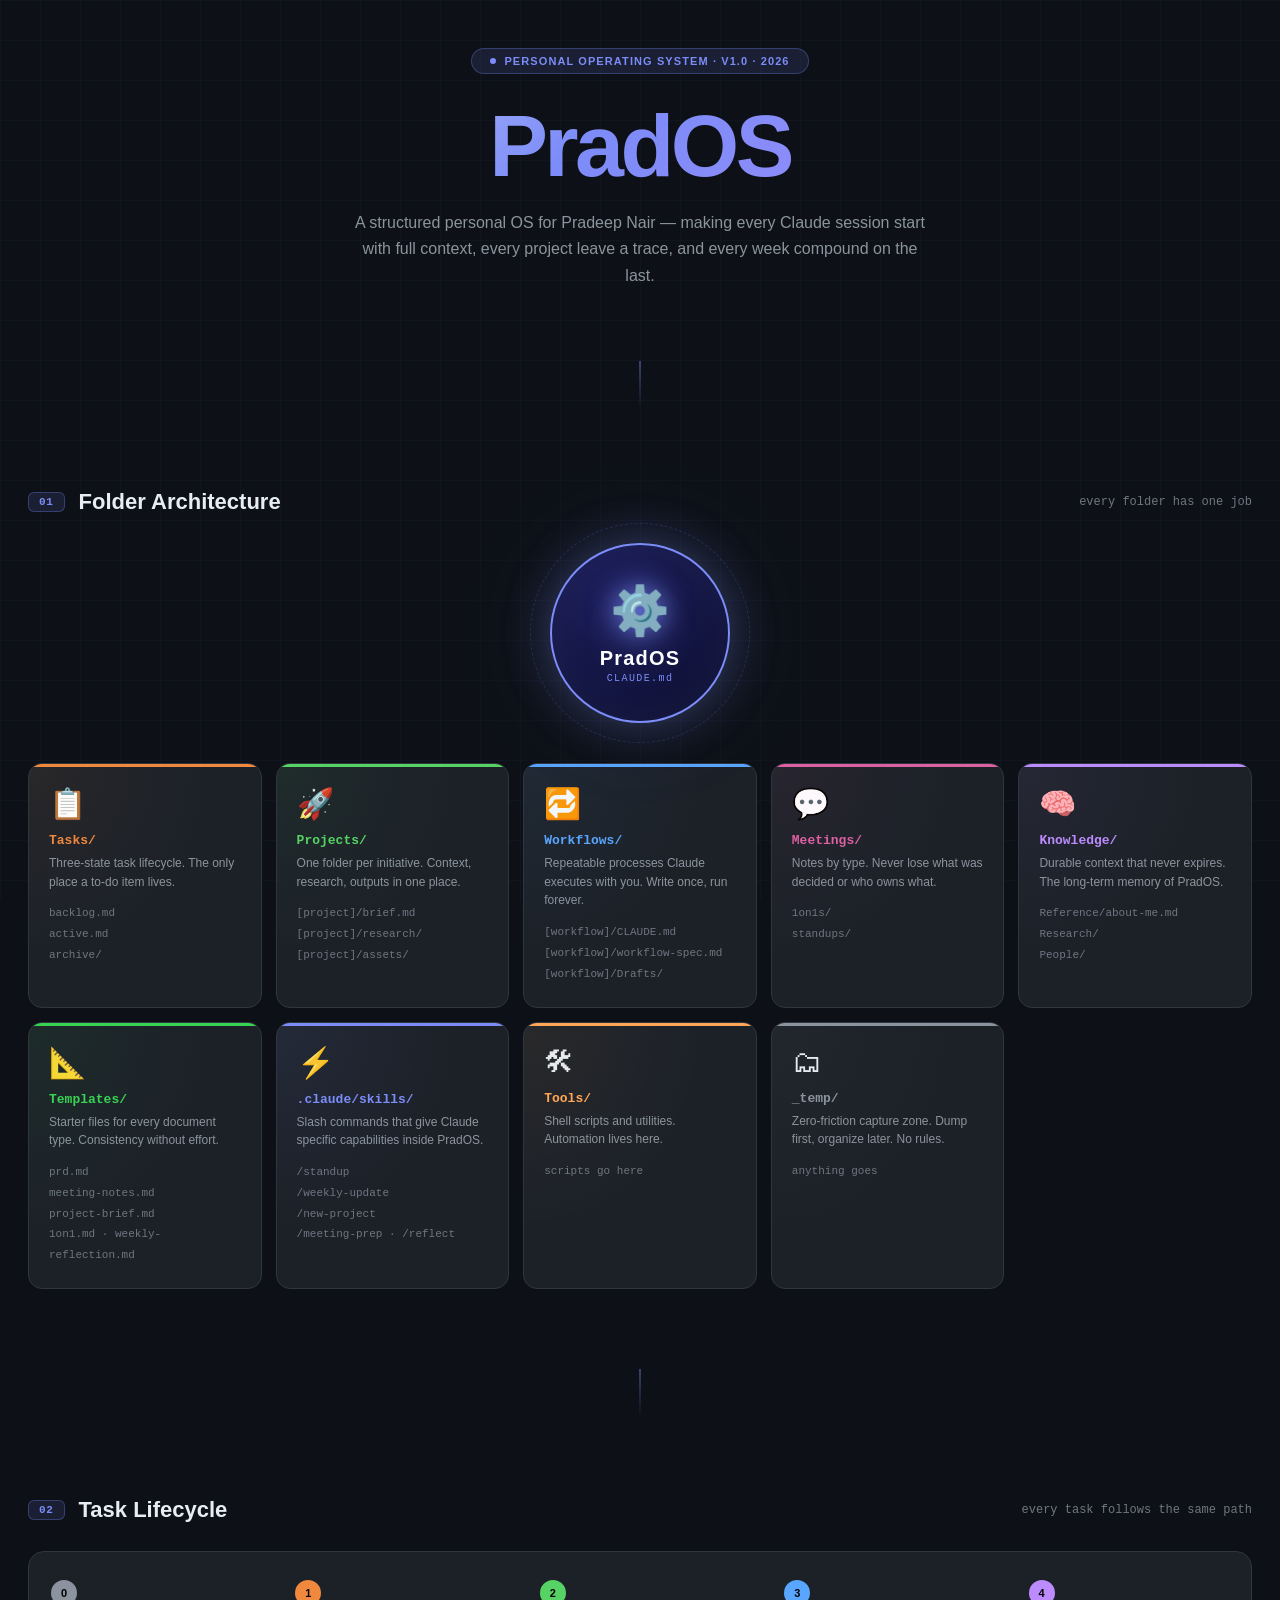
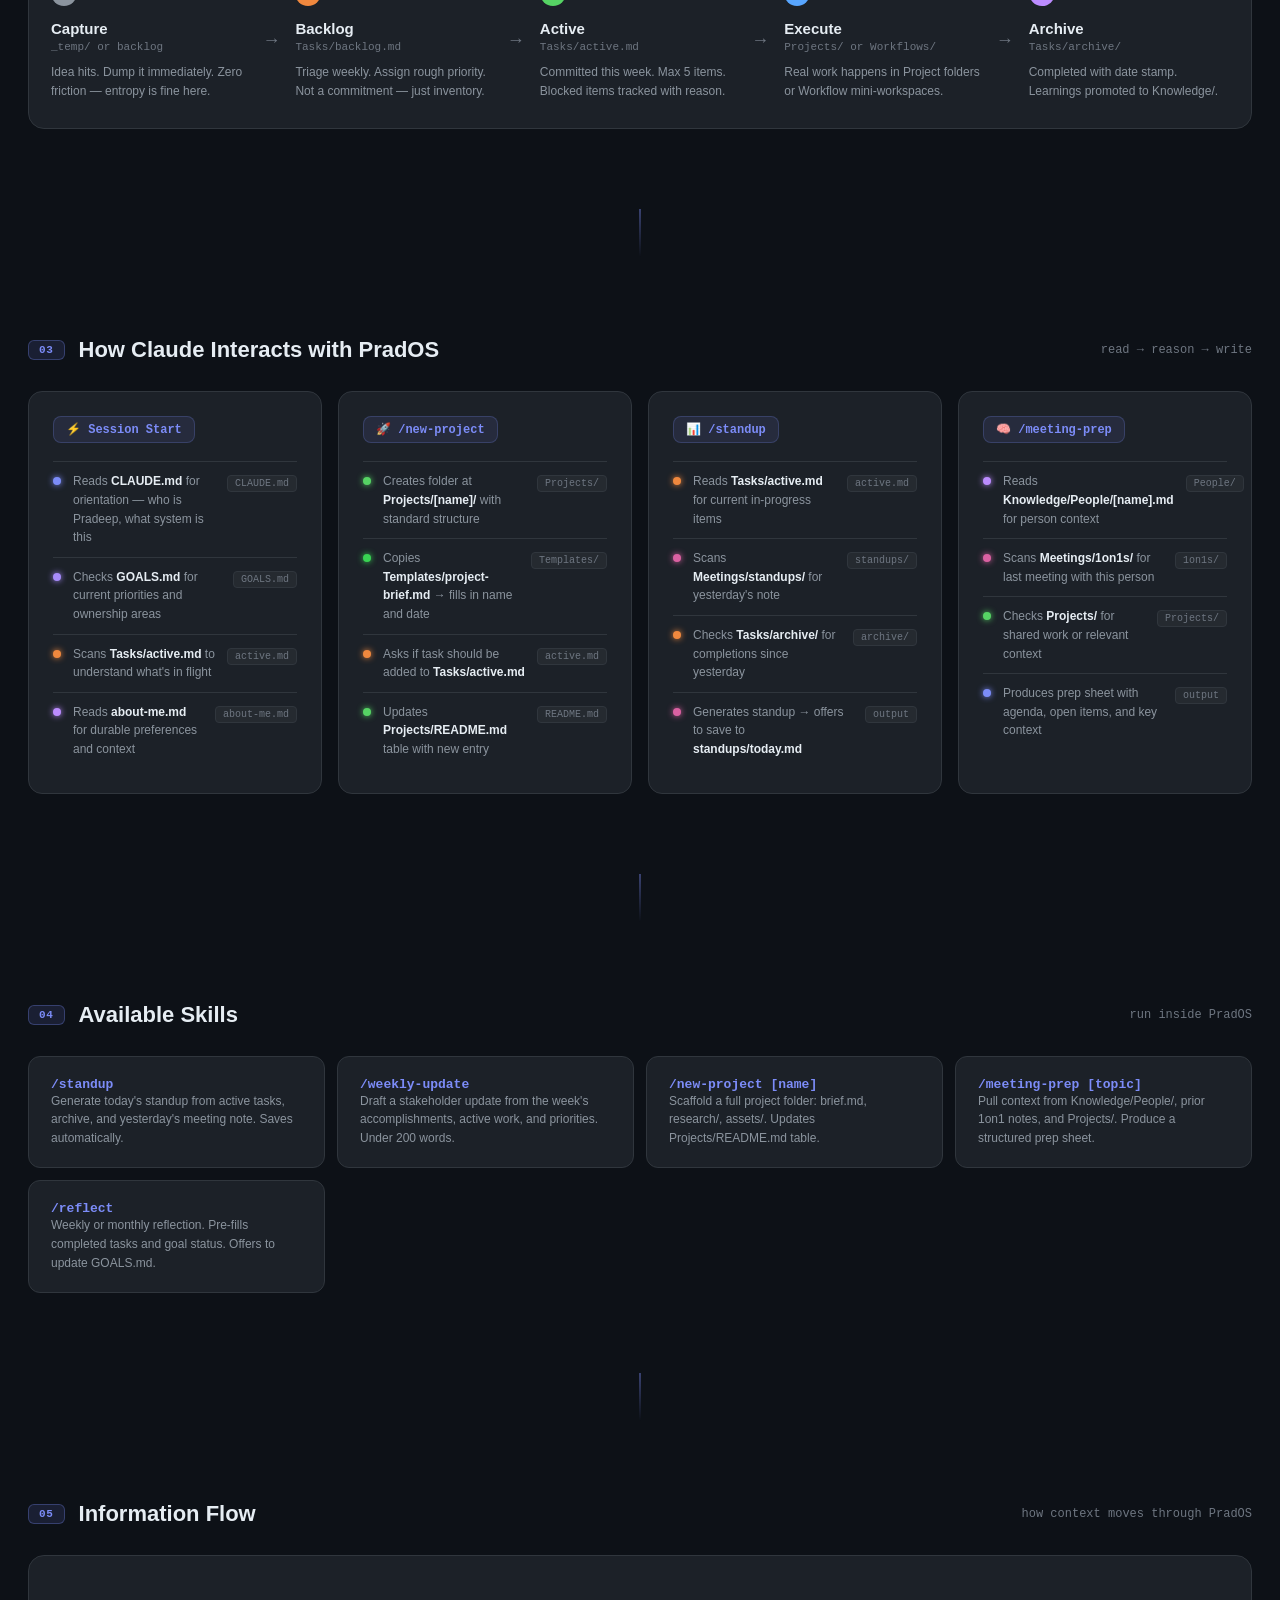
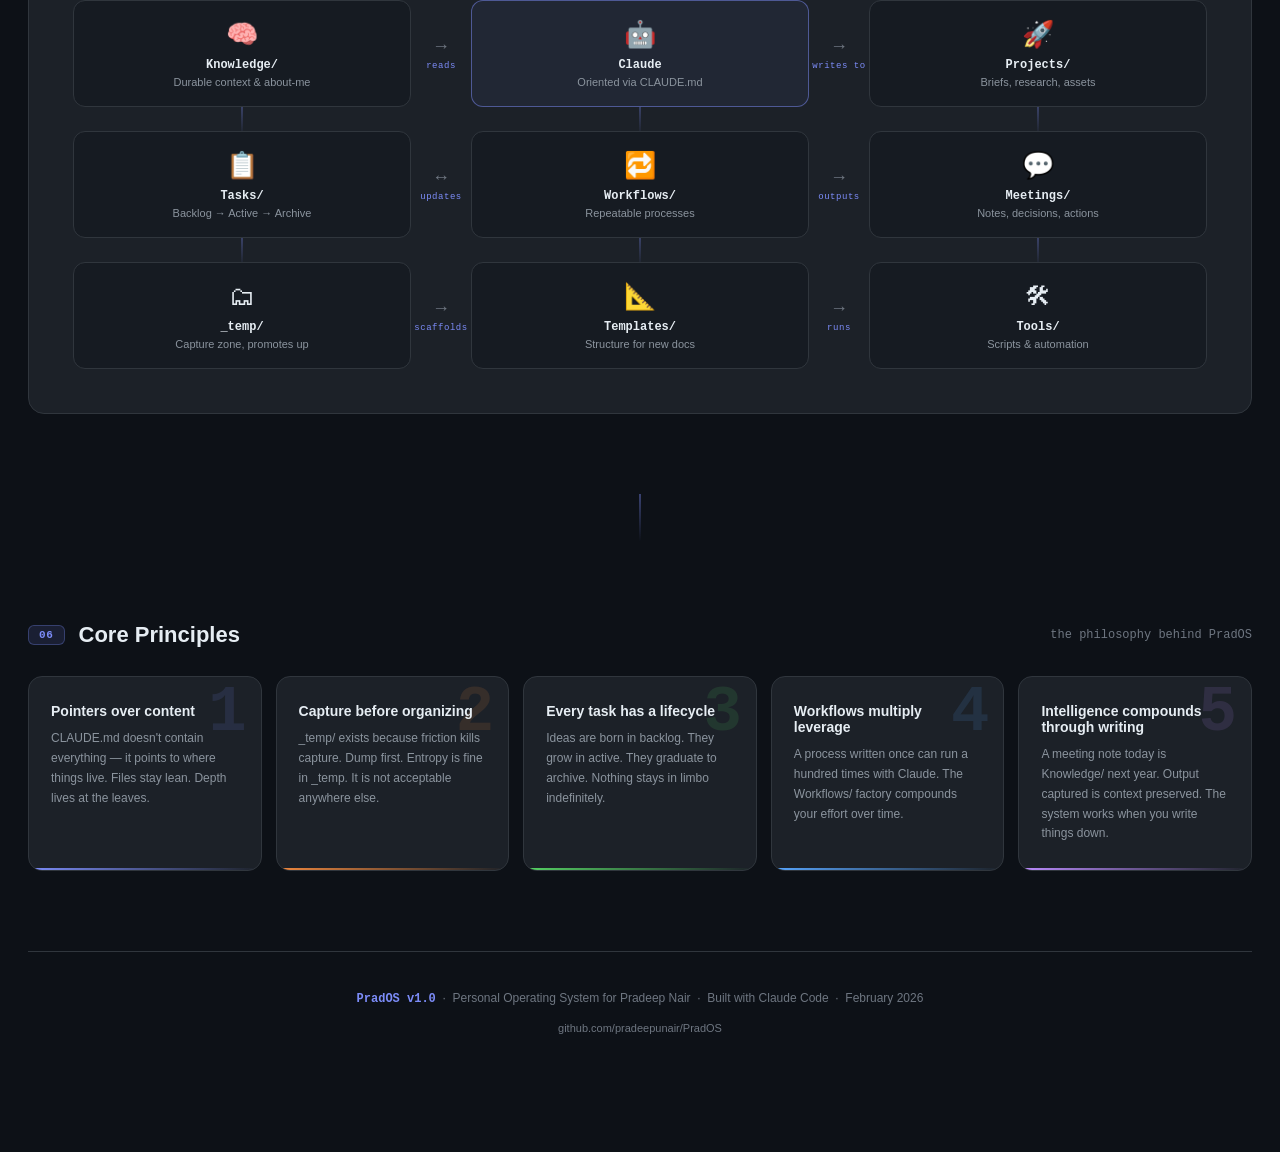
<file: infographic.html>
<!DOCTYPE html>
<html lang="en">
<head>
<meta charset="UTF-8">
<meta name="viewport" content="width=device-width, initial-scale=1.0">
<title>PradOS — Personal Operating System</title>
<style>
  *, *::before, *::after { box-sizing: border-box; margin: 0; padding: 0; }

  :root {
    --bg-primary:    #0d1117;
    --bg-secondary:  #161b22;
    --bg-card:       #1c2128;
    --bg-card-hover: #21262d;
    --border:        #30363d;
    --claude-blue:   #7c8cf8;
    --claude-purple: #a78bfa;
    --text-bright:   #e6edf3;
    --text-muted:    #8b949e;
    --text-dim:      #6e7681;
    --tasks-color:     #f0883e;
    --projects-color:  #56d364;
    --workflows-color: #58a6ff;
    --meetings-color:  #db61a2;
    --knowledge-color: #bc8cff;
    --tools-color:     #ffa657;
    --temp-color:      #8b949e;
    --templates-color: #39d353;
    --font: 'Segoe UI', -apple-system, BlinkMacSystemFont, sans-serif;
    --font-mono: 'SF Mono', 'Fira Code', 'Cascadia Code', monospace;
  }

  html { scroll-behavior: smooth; }

  body {
    background: var(--bg-primary);
    color: var(--text-bright);
    font-family: var(--font);
    min-height: 100vh;
    overflow-x: hidden;
  }

  .bg-grid {
    position: fixed;
    inset: 0;
    background-image:
      linear-gradient(rgba(124,140,248,0.035) 1px, transparent 1px),
      linear-gradient(90deg, rgba(124,140,248,0.035) 1px, transparent 1px);
    background-size: 40px 40px;
    pointer-events: none;
    z-index: 0;
  }

  .page {
    position: relative;
    z-index: 1;
    max-width: 1400px;
    margin: 0 auto;
    padding: 48px 28px 96px;
  }

  /* ─── HEADER ─── */
  .header {
    text-align: center;
    margin-bottom: 72px;
    animation: fadein 0.8s ease both;
  }

  .header-badge {
    display: inline-flex;
    align-items: center;
    gap: 8px;
    background: rgba(124,140,248,0.12);
    border: 1px solid rgba(124,140,248,0.3);
    border-radius: 20px;
    padding: 6px 18px;
    font-size: 11px;
    color: var(--claude-blue);
    letter-spacing: 0.1em;
    text-transform: uppercase;
    font-weight: 700;
    margin-bottom: 28px;
  }

  .header-badge::before {
    content: '';
    width: 6px; height: 6px;
    background: var(--claude-blue);
    border-radius: 50%;
    animation: pulse-dot 2s ease infinite;
  }

  @keyframes pulse-dot {
    0%, 100% { opacity: 1; transform: scale(1); }
    50%       { opacity: 0.4; transform: scale(0.6); }
  }

  .header h1 {
    font-size: clamp(48px, 8vw, 88px);
    font-weight: 900;
    letter-spacing: -0.04em;
    line-height: 1.0;
    background: linear-gradient(135deg, #e6edf3 0%, #7c8cf8 45%, #a78bfa 100%);
    -webkit-background-clip: text;
    -webkit-text-fill-color: transparent;
    background-clip: text;
    margin-bottom: 20px;
  }

  .header-subtitle {
    font-size: 16px;
    color: var(--text-muted);
    max-width: 580px;
    margin: 0 auto;
    line-height: 1.65;
  }

  /* ─── SECTION HEADERS ─── */
  .section-hdr {
    display: flex;
    align-items: center;
    gap: 14px;
    margin-bottom: 28px;
  }

  .section-num {
    font-size: 11px;
    font-weight: 800;
    font-family: var(--font-mono);
    color: var(--claude-blue);
    background: rgba(124,140,248,0.12);
    border: 1px solid rgba(124,140,248,0.3);
    border-radius: 6px;
    padding: 3px 10px;
    letter-spacing: 0.06em;
  }

  .section-title {
    font-size: 22px;
    font-weight: 800;
    color: var(--text-bright);
  }

  .section-tag {
    margin-left: auto;
    font-size: 12px;
    color: var(--text-dim);
    font-family: var(--font-mono);
  }

  section { margin-bottom: 80px; }

  /* ─── DIVIDER ─── */
  .divider {
    width: 2px;
    height: 48px;
    background: linear-gradient(to bottom, rgba(124,140,248,0.4), transparent);
    margin: 0 auto 80px;
  }

  /* ─── ANIMATIONS ─── */
  @keyframes fadein {
    from { opacity: 0; transform: translateY(24px); }
    to   { opacity: 1; transform: translateY(0); }
  }

  .anim { animation: fadein 0.6s ease both; }
  .anim:nth-child(1) { animation-delay: 0.05s; }
  .anim:nth-child(2) { animation-delay: 0.12s; }
  .anim:nth-child(3) { animation-delay: 0.19s; }
  .anim:nth-child(4) { animation-delay: 0.26s; }
  .anim:nth-child(5) { animation-delay: 0.33s; }
  .anim:nth-child(6) { animation-delay: 0.40s; }
  .anim:nth-child(7) { animation-delay: 0.47s; }
  .anim:nth-child(8) { animation-delay: 0.54s; }
  .anim:nth-child(9) { animation-delay: 0.61s; }

  /* ═══════════════════════════════════════
     SECTION 1 — FOLDER ARCHITECTURE
  ═══════════════════════════════════════ */
  .hub-wrap {
    display: flex;
    flex-direction: column;
    align-items: center;
    gap: 40px;
  }

  .hub-node {
    position: relative;
    width: 180px; height: 180px;
    border-radius: 50%;
    background: radial-gradient(circle at 38% 32%, #1e2060, #090b25);
    border: 2px solid var(--claude-blue);
    display: flex;
    flex-direction: column;
    align-items: center;
    justify-content: center;
    box-shadow:
      0 0 50px rgba(124,140,248,0.3),
      0 0 100px rgba(124,140,248,0.12),
      inset 0 0 40px rgba(124,140,248,0.1);
    animation: hub-breathe 4s ease-in-out infinite;
    cursor: default;
    z-index: 2;
  }

  @keyframes hub-breathe {
    0%, 100% { box-shadow: 0 0 50px rgba(124,140,248,0.3), 0 0 100px rgba(124,140,248,0.12), inset 0 0 40px rgba(124,140,248,0.1); }
    50%       { box-shadow: 0 0 70px rgba(124,140,248,0.5), 0 0 140px rgba(124,140,248,0.22), inset 0 0 55px rgba(124,140,248,0.18); }
  }

  .hub-ring {
    position: absolute;
    width: 220px; height: 220px;
    border-radius: 50%;
    border: 1px dashed rgba(124,140,248,0.18);
    animation: ring-spin 24s linear infinite;
    pointer-events: none;
  }

  @keyframes ring-spin {
    from { transform: rotate(0deg); }
    to   { transform: rotate(360deg); }
  }

  .hub-emoji { font-size: 48px; margin-bottom: 8px; filter: drop-shadow(0 0 14px rgba(124,140,248,0.9)); }
  .hub-name  { font-size: 20px; font-weight: 900; color: #fff; letter-spacing: 0.06em; }
  .hub-tag   { font-size: 10px; color: var(--claude-blue); font-family: var(--font-mono); letter-spacing: 0.14em; margin-top: 3px; }

  .folder-grid {
    display: grid;
    grid-template-columns: repeat(auto-fill, minmax(210px, 1fr));
    gap: 14px;
    width: 100%;
  }

  .folder-card {
    background: var(--bg-card);
    border: 1px solid var(--border);
    border-radius: 14px;
    padding: 22px 20px;
    position: relative;
    overflow: hidden;
    transition: transform 0.2s ease, border-color 0.2s ease, box-shadow 0.2s ease;
    cursor: default;
  }

  .folder-card::before {
    content: '';
    position: absolute;
    top: 0; left: 0; right: 0; height: 3px;
    background: var(--cc, var(--claude-blue));
    border-radius: 14px 14px 0 0;
  }

  .folder-card::after {
    content: '';
    position: absolute;
    inset: 0;
    background: radial-gradient(ellipse at top left, var(--cg, rgba(124,140,248,0.04)) 0%, transparent 55%);
    pointer-events: none;
  }

  .folder-card:hover {
    transform: translateY(-4px);
    border-color: var(--cc, var(--claude-blue));
    box-shadow: 0 10px 32px rgba(0,0,0,0.5);
  }

  .fc-icon  { font-size: 30px; margin-bottom: 12px; }
  .fc-name  { font-size: 13px; font-weight: 700; font-family: var(--font-mono); color: var(--cc, var(--claude-blue)); margin-bottom: 6px; }
  .fc-desc  { font-size: 12px; color: var(--text-muted); line-height: 1.55; }
  .fc-sub   { margin-top: 12px; font-size: 11px; color: var(--text-dim); font-family: var(--font-mono); line-height: 1.9; }

  /* ═══════════════════════════════════════
     SECTION 2 — TASK LIFECYCLE
  ═══════════════════════════════════════ */
  .lifecycle {
    display: flex;
    align-items: stretch;
    background: var(--bg-card);
    border: 1px solid var(--border);
    border-radius: 16px;
    overflow: hidden;
  }

  .lc-stage {
    flex: 1;
    padding: 28px 22px;
    position: relative;
    transition: background 0.2s;
  }

  .lc-stage:hover { background: var(--bg-card-hover, #21262d); }

  .lc-stage + .lc-stage::before {
    content: '→';
    position: absolute;
    left: -13px; top: 50%;
    transform: translateY(-50%);
    color: var(--text-dim);
    font-size: 18px;
    background: var(--bg-card);
    padding: 6px 2px;
    line-height: 1;
  }

  .lc-num {
    width: 26px; height: 26px;
    border-radius: 50%;
    background: var(--sc, var(--claude-blue));
    color: #000;
    font-size: 11px; font-weight: 900;
    display: flex; align-items: center; justify-content: center;
    margin-bottom: 14px;
  }

  .lc-title { font-size: 15px; font-weight: 700; color: var(--text-bright); margin-bottom: 4px; }
  .lc-file  { font-size: 11px; color: var(--text-dim); font-family: var(--font-mono); margin-bottom: 10px; }
  .lc-desc  { font-size: 12px; color: var(--text-muted); line-height: 1.55; }

  /* ═══════════════════════════════════════
     SECTION 3 — CLAUDE FLOWS
  ═══════════════════════════════════════ */
  .flows-grid {
    display: grid;
    grid-template-columns: repeat(auto-fill, minmax(290px, 1fr));
    gap: 16px;
  }

  .flow-card {
    background: var(--bg-card);
    border: 1px solid var(--border);
    border-radius: 14px;
    padding: 24px;
  }

  .flow-trigger {
    display: inline-flex;
    align-items: center;
    gap: 7px;
    background: rgba(124,140,248,0.1);
    border: 1px solid rgba(124,140,248,0.22);
    border-radius: 8px;
    padding: 5px 12px;
    font-size: 12px;
    font-family: var(--font-mono);
    color: var(--claude-blue);
    font-weight: 700;
    margin-bottom: 18px;
  }

  .flow-step {
    display: flex;
    gap: 12px;
    padding: 10px 0;
    border-top: 1px solid var(--border);
  }

  .flow-step:first-of-type { border-top: none; }

  .flow-dot {
    width: 8px; height: 8px;
    border-radius: 50%;
    background: var(--dc, var(--claude-blue));
    box-shadow: 0 0 6px var(--dc, var(--claude-blue));
    margin-top: 5px;
    flex-shrink: 0;
  }

  .flow-text { font-size: 12px; color: var(--text-muted); line-height: 1.55; flex: 1; }
  .flow-text strong { color: var(--text-bright); }

  .flow-badge {
    font-size: 10px;
    font-family: var(--font-mono);
    color: var(--text-dim);
    background: rgba(255,255,255,0.04);
    border: 1px solid var(--border);
    border-radius: 4px;
    padding: 2px 7px;
    white-space: nowrap;
    align-self: flex-start;
    margin-top: 3px;
    flex-shrink: 0;
  }

  /* ═══════════════════════════════════════
     SECTION 4 — SKILLS
  ═══════════════════════════════════════ */
  .skills-grid {
    display: grid;
    grid-template-columns: repeat(auto-fill, minmax(250px, 1fr));
    gap: 12px;
  }

  .skill-card {
    background: var(--bg-card);
    border: 1px solid var(--border);
    border-radius: 12px;
    padding: 20px 22px;
    display: flex;
    gap: 14px;
    align-items: flex-start;
    transition: border-color 0.2s, transform 0.2s;
  }

  .skill-card:hover {
    border-color: var(--claude-blue);
    transform: translateY(-3px);
  }

  .skill-cmd  { font-size: 13px; font-weight: 700; font-family: var(--font-mono); color: var(--claude-blue); white-space: nowrap; }
  .skill-desc { font-size: 12px; color: var(--text-muted); line-height: 1.55; }

  /* ═══════════════════════════════════════
     SECTION 5 — INFO FLOW
  ═══════════════════════════════════════ */
  .infoflow-wrap {
    background: var(--bg-card);
    border: 1px solid var(--border);
    border-radius: 16px;
    padding: 44px;
    overflow-x: auto;
  }

  .ifd {
    display: grid;
    grid-template-columns: 1fr 60px 1fr 60px 1fr;
    grid-template-rows: auto 24px auto 24px auto;
    align-items: center;
    justify-items: center;
    min-width: 680px;
    gap: 0;
  }

  .ifd-node {
    background: var(--bg-secondary);
    border: 1px solid var(--border);
    border-radius: 12px;
    padding: 18px 20px;
    text-align: center;
    width: 100%;
    transition: border-color 0.2s;
  }

  .ifd-node:hover { border-color: var(--nc, var(--claude-blue)); }
  .ifd-icon { font-size: 26px; margin-bottom: 8px; }
  .ifd-name { font-size: 12px; font-weight: 700; font-family: var(--font-mono); color: var(--text-bright); margin-bottom: 4px; }
  .ifd-desc { font-size: 11px; color: var(--text-muted); }

  .ifd-arr {
    display: flex;
    flex-direction: column;
    align-items: center;
    gap: 4px;
    color: var(--text-dim);
    font-size: 18px;
  }

  .ifd-arr-lbl { font-size: 9px; color: var(--claude-blue); font-family: var(--font-mono); letter-spacing: 0.06em; }

  .ifd-vline {
    width: 2px;
    height: 24px;
    background: linear-gradient(to bottom, rgba(124,140,248,0.3), rgba(124,140,248,0.05));
  }

  /* ═══════════════════════════════════════
     SECTION 6 — PRINCIPLES
  ═══════════════════════════════════════ */
  .principles-grid {
    display: grid;
    grid-template-columns: repeat(auto-fill, minmax(220px, 1fr));
    gap: 14px;
  }

  .p-card {
    background: var(--bg-card);
    border: 1px solid var(--border);
    border-radius: 14px;
    padding: 26px 22px;
    position: relative;
    overflow: hidden;
    transition: transform 0.2s;
  }

  .p-card:hover { transform: translateY(-4px); }

  .p-card::after {
    content: '';
    position: absolute;
    bottom: 0; left: 0; right: 0; height: 2px;
    background: linear-gradient(90deg, var(--pc, var(--claude-blue)), transparent);
  }

  .p-num {
    font-size: 64px;
    font-weight: 900;
    font-family: var(--font-mono);
    color: var(--pc, var(--claude-blue));
    opacity: 0.12;
    position: absolute;
    top: 4px; right: 14px;
    line-height: 1;
    pointer-events: none;
  }

  .p-title { font-size: 14px; font-weight: 700; color: var(--text-bright); margin-bottom: 10px; position: relative; }
  .p-desc  { font-size: 12px; color: var(--text-muted); line-height: 1.65; position: relative; }

  /* ─── FOOTER ─── */
  .footer {
    text-align: center;
    border-top: 1px solid var(--border);
    padding-top: 36px;
    color: var(--text-dim);
    font-size: 12px;
    line-height: 1.8;
  }

  .footer strong { color: var(--claude-blue); font-family: var(--font-mono); }

  /* ─── RESPONSIVE ─── */
  @media (max-width: 700px) {
    .lifecycle { flex-direction: column; }
    .lc-stage + .lc-stage::before { content: '↓'; left: 50%; top: -13px; transform: translateX(-50%); }
    .infoflow-wrap { padding: 20px; }
  }
</style>
</head>
<body>

<div class="bg-grid"></div>

<div class="page">

  <!-- HEADER -->
  <header class="header">
    <div class="header-badge">Personal Operating System · v1.0 · 2026</div>
    <h1>PradOS</h1>
    <p class="header-subtitle">
      A structured personal OS for Pradeep Nair — making every Claude session start with full context, every project leave a trace, and every week compound on the last.
    </p>
  </header>

  <div class="divider"></div>

  <!-- S1: FOLDER ARCHITECTURE -->
  <section>
    <div class="section-hdr">
      <span class="section-num">01</span>
      <span class="section-title">Folder Architecture</span>
      <span class="section-tag">every folder has one job</span>
    </div>

    <div class="hub-wrap">
      <div class="hub-node">
        <div class="hub-ring"></div>
        <div class="hub-emoji">⚙️</div>
        <div class="hub-name">PradOS</div>
        <div class="hub-tag">CLAUDE.md</div>
      </div>

      <div class="folder-grid">
        <div class="folder-card anim" style="--cc:var(--tasks-color);--cg:rgba(240,136,62,0.06)">
          <div class="fc-icon">📋</div>
          <div class="fc-name">Tasks/</div>
          <div class="fc-desc">Three-state task lifecycle. The only place a to-do item lives.</div>
          <div class="fc-sub">backlog.md<br>active.md<br>archive/</div>
        </div>
        <div class="folder-card anim" style="--cc:var(--projects-color);--cg:rgba(86,211,100,0.06)">
          <div class="fc-icon">🚀</div>
          <div class="fc-name">Projects/</div>
          <div class="fc-desc">One folder per initiative. Context, research, outputs in one place.</div>
          <div class="fc-sub">[project]/brief.md<br>[project]/research/<br>[project]/assets/</div>
        </div>
        <div class="folder-card anim" style="--cc:var(--workflows-color);--cg:rgba(88,166,255,0.06)">
          <div class="fc-icon">🔁</div>
          <div class="fc-name">Workflows/</div>
          <div class="fc-desc">Repeatable processes Claude executes with you. Write once, run forever.</div>
          <div class="fc-sub">[workflow]/CLAUDE.md<br>[workflow]/workflow-spec.md<br>[workflow]/Drafts/</div>
        </div>
        <div class="folder-card anim" style="--cc:var(--meetings-color);--cg:rgba(219,97,162,0.06)">
          <div class="fc-icon">💬</div>
          <div class="fc-name">Meetings/</div>
          <div class="fc-desc">Notes by type. Never lose what was decided or who owns what.</div>
          <div class="fc-sub">1on1s/<br>standups/</div>
        </div>
        <div class="folder-card anim" style="--cc:var(--knowledge-color);--cg:rgba(188,140,255,0.06)">
          <div class="fc-icon">🧠</div>
          <div class="fc-name">Knowledge/</div>
          <div class="fc-desc">Durable context that never expires. The long-term memory of PradOS.</div>
          <div class="fc-sub">Reference/about-me.md<br>Research/<br>People/</div>
        </div>
        <div class="folder-card anim" style="--cc:var(--templates-color);--cg:rgba(57,211,83,0.06)">
          <div class="fc-icon">📐</div>
          <div class="fc-name">Templates/</div>
          <div class="fc-desc">Starter files for every document type. Consistency without effort.</div>
          <div class="fc-sub">prd.md<br>meeting-notes.md<br>project-brief.md<br>1on1.md · weekly-reflection.md</div>
        </div>
        <div class="folder-card anim" style="--cc:var(--claude-blue);--cg:rgba(124,140,248,0.08)">
          <div class="fc-icon">⚡</div>
          <div class="fc-name">.claude/skills/</div>
          <div class="fc-desc">Slash commands that give Claude specific capabilities inside PradOS.</div>
          <div class="fc-sub">/standup<br>/weekly-update<br>/new-project<br>/meeting-prep · /reflect</div>
        </div>
        <div class="folder-card anim" style="--cc:var(--tools-color);--cg:rgba(255,166,87,0.06)">
          <div class="fc-icon">🛠</div>
          <div class="fc-name">Tools/</div>
          <div class="fc-desc">Shell scripts and utilities. Automation lives here.</div>
          <div class="fc-sub">scripts go here</div>
        </div>
        <div class="folder-card anim" style="--cc:var(--temp-color);--cg:rgba(139,148,158,0.05)">
          <div class="fc-icon">🗂</div>
          <div class="fc-name">_temp/</div>
          <div class="fc-desc">Zero-friction capture zone. Dump first, organize later. No rules.</div>
          <div class="fc-sub">anything goes</div>
        </div>
      </div>
    </div>
  </section>

  <div class="divider"></div>

  <!-- S2: TASK LIFECYCLE -->
  <section>
    <div class="section-hdr">
      <span class="section-num">02</span>
      <span class="section-title">Task Lifecycle</span>
      <span class="section-tag">every task follows the same path</span>
    </div>

    <div class="lifecycle">
      <div class="lc-stage">
        <div class="lc-num" style="--sc:var(--temp-color)">0</div>
        <div class="lc-title">Capture</div>
        <div class="lc-file">_temp/ or backlog</div>
        <div class="lc-desc">Idea hits. Dump it immediately. Zero friction — entropy is fine here.</div>
      </div>
      <div class="lc-stage">
        <div class="lc-num" style="--sc:var(--tasks-color)">1</div>
        <div class="lc-title">Backlog</div>
        <div class="lc-file">Tasks/backlog.md</div>
        <div class="lc-desc">Triage weekly. Assign rough priority. Not a commitment — just inventory.</div>
      </div>
      <div class="lc-stage">
        <div class="lc-num" style="--sc:var(--projects-color)">2</div>
        <div class="lc-title">Active</div>
        <div class="lc-file">Tasks/active.md</div>
        <div class="lc-desc">Committed this week. Max 5 items. Blocked items tracked with reason.</div>
      </div>
      <div class="lc-stage">
        <div class="lc-num" style="--sc:var(--workflows-color)">3</div>
        <div class="lc-title">Execute</div>
        <div class="lc-file">Projects/ or Workflows/</div>
        <div class="lc-desc">Real work happens in Project folders or Workflow mini-workspaces.</div>
      </div>
      <div class="lc-stage">
        <div class="lc-num" style="--sc:var(--knowledge-color)">4</div>
        <div class="lc-title">Archive</div>
        <div class="lc-file">Tasks/archive/</div>
        <div class="lc-desc">Completed with date stamp. Learnings promoted to Knowledge/.</div>
      </div>
    </div>
  </section>

  <div class="divider"></div>

  <!-- S3: CLAUDE INTERACTION FLOWS -->
  <section>
    <div class="section-hdr">
      <span class="section-num">03</span>
      <span class="section-title">How Claude Interacts with PradOS</span>
      <span class="section-tag">read → reason → write</span>
    </div>

    <div class="flows-grid">

      <div class="flow-card anim">
        <div class="flow-trigger">⚡ Session Start</div>
        <div class="flow-step">
          <div class="flow-dot" style="--dc:var(--claude-blue)"></div>
          <div class="flow-text">Reads <strong>CLAUDE.md</strong> for orientation — who is Pradeep, what system is this</div>
          <div class="flow-badge">CLAUDE.md</div>
        </div>
        <div class="flow-step">
          <div class="flow-dot" style="--dc:var(--claude-purple)"></div>
          <div class="flow-text">Checks <strong>GOALS.md</strong> for current priorities and ownership areas</div>
          <div class="flow-badge">GOALS.md</div>
        </div>
        <div class="flow-step">
          <div class="flow-dot" style="--dc:var(--tasks-color)"></div>
          <div class="flow-text">Scans <strong>Tasks/active.md</strong> to understand what's in flight</div>
          <div class="flow-badge">active.md</div>
        </div>
        <div class="flow-step">
          <div class="flow-dot" style="--dc:var(--knowledge-color)"></div>
          <div class="flow-text">Reads <strong>about-me.md</strong> for durable preferences and context</div>
          <div class="flow-badge">about-me.md</div>
        </div>
      </div>

      <div class="flow-card anim">
        <div class="flow-trigger">🚀 /new-project</div>
        <div class="flow-step">
          <div class="flow-dot" style="--dc:var(--projects-color)"></div>
          <div class="flow-text">Creates folder at <strong>Projects/[name]/</strong> with standard structure</div>
          <div class="flow-badge">Projects/</div>
        </div>
        <div class="flow-step">
          <div class="flow-dot" style="--dc:var(--templates-color)"></div>
          <div class="flow-text">Copies <strong>Templates/project-brief.md</strong> → fills in name and date</div>
          <div class="flow-badge">Templates/</div>
        </div>
        <div class="flow-step">
          <div class="flow-dot" style="--dc:var(--tasks-color)"></div>
          <div class="flow-text">Asks if task should be added to <strong>Tasks/active.md</strong></div>
          <div class="flow-badge">active.md</div>
        </div>
        <div class="flow-step">
          <div class="flow-dot" style="--dc:var(--projects-color)"></div>
          <div class="flow-text">Updates <strong>Projects/README.md</strong> table with new entry</div>
          <div class="flow-badge">README.md</div>
        </div>
      </div>

      <div class="flow-card anim">
        <div class="flow-trigger">📊 /standup</div>
        <div class="flow-step">
          <div class="flow-dot" style="--dc:var(--tasks-color)"></div>
          <div class="flow-text">Reads <strong>Tasks/active.md</strong> for current in-progress items</div>
          <div class="flow-badge">active.md</div>
        </div>
        <div class="flow-step">
          <div class="flow-dot" style="--dc:var(--meetings-color)"></div>
          <div class="flow-text">Scans <strong>Meetings/standups/</strong> for yesterday's note</div>
          <div class="flow-badge">standups/</div>
        </div>
        <div class="flow-step">
          <div class="flow-dot" style="--dc:var(--tasks-color)"></div>
          <div class="flow-text">Checks <strong>Tasks/archive/</strong> for completions since yesterday</div>
          <div class="flow-badge">archive/</div>
        </div>
        <div class="flow-step">
          <div class="flow-dot" style="--dc:var(--meetings-color)"></div>
          <div class="flow-text">Generates standup → offers to save to <strong>standups/today.md</strong></div>
          <div class="flow-badge">output</div>
        </div>
      </div>

      <div class="flow-card anim">
        <div class="flow-trigger">🧠 /meeting-prep</div>
        <div class="flow-step">
          <div class="flow-dot" style="--dc:var(--knowledge-color)"></div>
          <div class="flow-text">Reads <strong>Knowledge/People/[name].md</strong> for person context</div>
          <div class="flow-badge">People/</div>
        </div>
        <div class="flow-step">
          <div class="flow-dot" style="--dc:var(--meetings-color)"></div>
          <div class="flow-text">Scans <strong>Meetings/1on1s/</strong> for last meeting with this person</div>
          <div class="flow-badge">1on1s/</div>
        </div>
        <div class="flow-step">
          <div class="flow-dot" style="--dc:var(--projects-color)"></div>
          <div class="flow-text">Checks <strong>Projects/</strong> for shared work or relevant context</div>
          <div class="flow-badge">Projects/</div>
        </div>
        <div class="flow-step">
          <div class="flow-dot" style="--dc:var(--claude-blue)"></div>
          <div class="flow-text">Produces prep sheet with agenda, open items, and key context</div>
          <div class="flow-badge">output</div>
        </div>
      </div>

    </div>
  </section>

  <div class="divider"></div>

  <!-- S4: SKILLS -->
  <section>
    <div class="section-hdr">
      <span class="section-num">04</span>
      <span class="section-title">Available Skills</span>
      <span class="section-tag">run inside PradOS</span>
    </div>

    <div class="skills-grid">
      <div class="skill-card anim">
        <div>
          <div class="skill-cmd">/standup</div>
          <div class="skill-desc">Generate today's standup from active tasks, archive, and yesterday's meeting note. Saves automatically.</div>
        </div>
      </div>
      <div class="skill-card anim">
        <div>
          <div class="skill-cmd">/weekly-update</div>
          <div class="skill-desc">Draft a stakeholder update from the week's accomplishments, active work, and priorities. Under 200 words.</div>
        </div>
      </div>
      <div class="skill-card anim">
        <div>
          <div class="skill-cmd">/new-project [name]</div>
          <div class="skill-desc">Scaffold a full project folder: brief.md, research/, assets/. Updates Projects/README.md table.</div>
        </div>
      </div>
      <div class="skill-card anim">
        <div>
          <div class="skill-cmd">/meeting-prep [topic]</div>
          <div class="skill-desc">Pull context from Knowledge/People/, prior 1on1 notes, and Projects/. Produce a structured prep sheet.</div>
        </div>
      </div>
      <div class="skill-card anim">
        <div>
          <div class="skill-cmd">/reflect</div>
          <div class="skill-desc">Weekly or monthly reflection. Pre-fills completed tasks and goal status. Offers to update GOALS.md.</div>
        </div>
      </div>
    </div>
  </section>

  <div class="divider"></div>

  <!-- S5: INFORMATION FLOW -->
  <section>
    <div class="section-hdr">
      <span class="section-num">05</span>
      <span class="section-title">Information Flow</span>
      <span class="section-tag">how context moves through PradOS</span>
    </div>

    <div class="infoflow-wrap">
      <div class="ifd">

        <!-- Row 1 -->
        <div class="ifd-node" style="--nc:var(--knowledge-color)">
          <div class="ifd-icon">🧠</div>
          <div class="ifd-name">Knowledge/</div>
          <div class="ifd-desc">Durable context &amp; about-me</div>
        </div>
        <div class="ifd-arr"><div>→</div><div class="ifd-arr-lbl">reads</div></div>
        <div class="ifd-node" style="--nc:var(--claude-blue);border-color:rgba(124,140,248,0.5);background:rgba(124,140,248,0.06)">
          <div class="ifd-icon">🤖</div>
          <div class="ifd-name">Claude</div>
          <div class="ifd-desc">Oriented via CLAUDE.md</div>
        </div>
        <div class="ifd-arr"><div>→</div><div class="ifd-arr-lbl">writes to</div></div>
        <div class="ifd-node" style="--nc:var(--projects-color)">
          <div class="ifd-icon">🚀</div>
          <div class="ifd-name">Projects/</div>
          <div class="ifd-desc">Briefs, research, assets</div>
        </div>

        <!-- Gap row -->
        <div class="ifd-vline"></div>
        <div></div>
        <div class="ifd-vline"></div>
        <div></div>
        <div class="ifd-vline"></div>

        <!-- Row 2 -->
        <div class="ifd-node" style="--nc:var(--tasks-color)">
          <div class="ifd-icon">📋</div>
          <div class="ifd-name">Tasks/</div>
          <div class="ifd-desc">Backlog → Active → Archive</div>
        </div>
        <div class="ifd-arr"><div>↔</div><div class="ifd-arr-lbl">updates</div></div>
        <div class="ifd-node" style="--nc:var(--workflows-color)">
          <div class="ifd-icon">🔁</div>
          <div class="ifd-name">Workflows/</div>
          <div class="ifd-desc">Repeatable processes</div>
        </div>
        <div class="ifd-arr"><div>→</div><div class="ifd-arr-lbl">outputs</div></div>
        <div class="ifd-node" style="--nc:var(--meetings-color)">
          <div class="ifd-icon">💬</div>
          <div class="ifd-name">Meetings/</div>
          <div class="ifd-desc">Notes, decisions, actions</div>
        </div>

        <!-- Gap row -->
        <div class="ifd-vline"></div>
        <div></div>
        <div class="ifd-vline"></div>
        <div></div>
        <div class="ifd-vline"></div>

        <!-- Row 3 -->
        <div class="ifd-node" style="--nc:var(--temp-color)">
          <div class="ifd-icon">🗂</div>
          <div class="ifd-name">_temp/</div>
          <div class="ifd-desc">Capture zone, promotes up</div>
        </div>
        <div class="ifd-arr"><div>→</div><div class="ifd-arr-lbl">scaffolds</div></div>
        <div class="ifd-node" style="--nc:var(--templates-color)">
          <div class="ifd-icon">📐</div>
          <div class="ifd-name">Templates/</div>
          <div class="ifd-desc">Structure for new docs</div>
        </div>
        <div class="ifd-arr"><div>→</div><div class="ifd-arr-lbl">runs</div></div>
        <div class="ifd-node" style="--nc:var(--tools-color)">
          <div class="ifd-icon">🛠</div>
          <div class="ifd-name">Tools/</div>
          <div class="ifd-desc">Scripts &amp; automation</div>
        </div>

      </div>
    </div>
  </section>

  <div class="divider"></div>

  <!-- S6: PRINCIPLES -->
  <section>
    <div class="section-hdr">
      <span class="section-num">06</span>
      <span class="section-title">Core Principles</span>
      <span class="section-tag">the philosophy behind PradOS</span>
    </div>

    <div class="principles-grid">
      <div class="p-card anim" style="--pc:var(--claude-blue)">
        <div class="p-num">1</div>
        <div class="p-title">Pointers over content</div>
        <div class="p-desc">CLAUDE.md doesn't contain everything — it points to where things live. Files stay lean. Depth lives at the leaves.</div>
      </div>
      <div class="p-card anim" style="--pc:var(--tasks-color)">
        <div class="p-num">2</div>
        <div class="p-title">Capture before organizing</div>
        <div class="p-desc">_temp/ exists because friction kills capture. Dump first. Entropy is fine in _temp. It is not acceptable anywhere else.</div>
      </div>
      <div class="p-card anim" style="--pc:var(--projects-color)">
        <div class="p-num">3</div>
        <div class="p-title">Every task has a lifecycle</div>
        <div class="p-desc">Ideas are born in backlog. They grow in active. They graduate to archive. Nothing stays in limbo indefinitely.</div>
      </div>
      <div class="p-card anim" style="--pc:var(--workflows-color)">
        <div class="p-num">4</div>
        <div class="p-title">Workflows multiply leverage</div>
        <div class="p-desc">A process written once can run a hundred times with Claude. The Workflows/ factory compounds your effort over time.</div>
      </div>
      <div class="p-card anim" style="--pc:var(--knowledge-color)">
        <div class="p-num">5</div>
        <div class="p-title">Intelligence compounds through writing</div>
        <div class="p-desc">A meeting note today is Knowledge/ next year. Output captured is context preserved. The system works when you write things down.</div>
      </div>
    </div>
  </section>

  <!-- FOOTER -->
  <footer class="footer">
    <p><strong>PradOS v1.0</strong> &nbsp;·&nbsp; Personal Operating System for Pradeep Nair &nbsp;·&nbsp; Built with Claude Code &nbsp;·&nbsp; February 2026</p>
    <p style="margin-top:8px;font-size:11px">github.com/pradeepunair/PradOS</p>
  </footer>

</div>
</body>
</html>
</file>
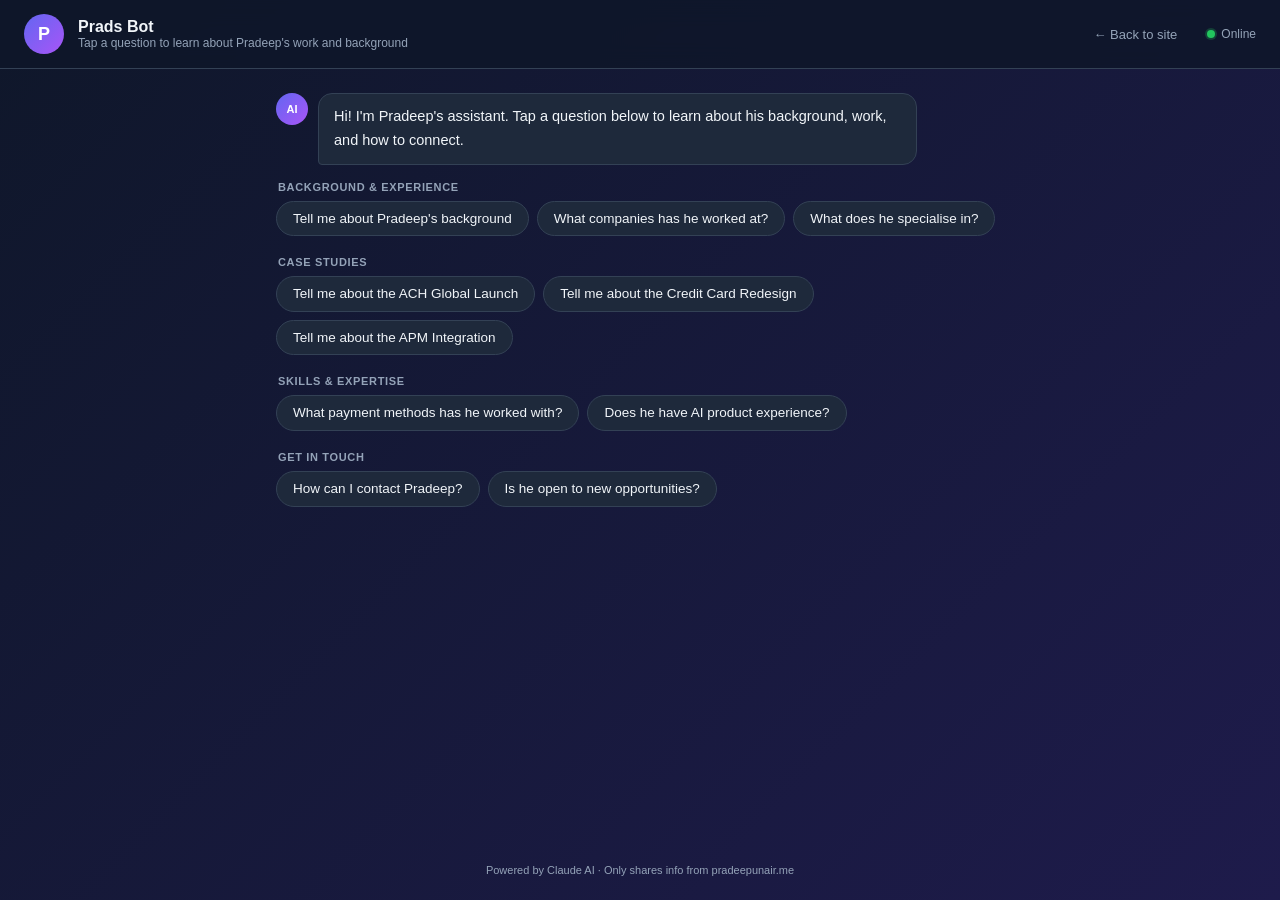
<file: Projects/WebsiteChatbot/frontend/chat-page.html>
<!DOCTYPE html>
<html lang="en">
<head>
  <meta charset="UTF-8">
  <meta name="viewport" content="width=device-width, initial-scale=1.0">
  <title>Chat with Prads Bot</title>
  <style>
    *, *::before, *::after { box-sizing: border-box; margin: 0; padding: 0; }

    :root {
      --bg:       #0f172a;
      --surface:  #1e293b;
      --surface2: #273548;
      --border:   #334155;
      --accent:   #6366f1;
      --accent-h: #818cf8;
      --user-bg:  #3730a3;
      --bot-bg:   #1e293b;
      --text:     #f1f5f9;
      --muted:    #94a3b8;
      --source:   #0ea5e9;
      --radius:   14px;
    }

    html, body { height: 100%; font-family: -apple-system, BlinkMacSystemFont, "Segoe UI", sans-serif; }

    body {
      background: linear-gradient(135deg, #0f172a 0%, #1e1b4b 100%);
      color: var(--text);
      display: flex;
      flex-direction: column;
      align-items: center;
      min-height: 100vh;
    }

    /* ── Header ── */
    .header {
      width: 100%;
      background: rgba(15,23,42,.85);
      backdrop-filter: blur(12px);
      border-bottom: 1px solid var(--border);
      padding: 14px 24px;
      display: flex;
      align-items: center;
      gap: 14px;
      position: sticky;
      top: 0;
      z-index: 10;
    }
    .header-avatar {
      width: 40px; height: 40px; border-radius: 50%;
      background: linear-gradient(135deg, var(--accent), #a855f7);
      display: flex; align-items: center; justify-content: center;
      font-size: 18px; font-weight: 700; color: #fff; flex-shrink: 0;
    }
    .header-info h1 { font-size: 16px; font-weight: 600; }
    .header-info p  { font-size: 12px; color: var(--muted); }
    .back-link {
      font-size: 13px; color: var(--muted); text-decoration: none;
      display: flex; align-items: center; gap: 4px;
      margin-left: auto; margin-right: 16px;
      transition: color .15s;
    }
    .back-link:hover { color: var(--text); }
    .status-wrap { display: flex; align-items: center; gap: 6px; font-size: 12px; color: var(--muted); }
    .status-dot {
      width: 8px; height: 8px; border-radius: 50%;
      background: #22c55e; box-shadow: 0 0 0 2px rgba(34,197,94,.25);
      animation: pulse-dot 2s infinite;
    }
    @keyframes pulse-dot { 0%,100%{opacity:1} 50%{opacity:.5} }

    /* ── Chat wrap ── */
    .chat-wrap {
      width: 100%; max-width: 760px;
      flex: 1; display: flex; flex-direction: column;
      padding: 0 16px 24px;
    }

    /* ── Messages ── */
    #messages {
      flex: 1; overflow-y: auto;
      padding: 24px 0 16px;
      display: flex; flex-direction: column; gap: 16px;
      scroll-behavior: smooth;
    }
    #messages::-webkit-scrollbar { width: 4px; }
    #messages::-webkit-scrollbar-thumb { background: var(--border); border-radius: 4px; }

    .msg { display: flex; gap: 10px; max-width: 88%; animation: fadeUp .2s ease; }
    @keyframes fadeUp { from{opacity:0;transform:translateY(8px)} to{opacity:1;transform:none} }
    .msg.user { align-self: flex-end; flex-direction: row-reverse; }
    .msg.bot  { align-self: flex-start; }

    .msg-avatar {
      width: 32px; height: 32px; border-radius: 50%; flex-shrink: 0;
      display: flex; align-items: center; justify-content: center;
      font-size: 11px; font-weight: 700;
    }
    .msg.user .msg-avatar { background: var(--user-bg); color: #c7d2fe; }
    .msg.bot  .msg-avatar { background: linear-gradient(135deg,var(--accent),#a855f7); color:#fff; }

    .bubble {
      padding: 11px 15px; border-radius: var(--radius); line-height: 1.65; font-size: 14.5px;
      white-space: pre-wrap;
    }
    .msg.user .bubble {
      background: var(--user-bg); color: #e0e7ff;
      border-bottom-right-radius: 4px;
    }
    .msg.bot .bubble {
      background: var(--bot-bg); color: var(--text);
      border: 1px solid var(--border);
      border-bottom-left-radius: 4px;
    }

    /* typing */
    .typing { display: flex; align-items: center; gap: 4px; padding: 10px 14px; }
    .typing span {
      width: 7px; height: 7px; border-radius: 50%; background: var(--muted);
      animation: bounce .9s infinite;
    }
    .typing span:nth-child(2){animation-delay:.15s}
    .typing span:nth-child(3){animation-delay:.30s}
    @keyframes bounce { 0%,60%,100%{transform:translateY(0)} 30%{transform:translateY(-6px)} }

    /* ── Questions panel ── */
    #questions-panel { display: flex; flex-direction: column; gap: 20px; }

    .category-block { display: flex; flex-direction: column; gap: 8px; }
    .category-label {
      font-size: 11px; font-weight: 600; letter-spacing: .06em;
      text-transform: uppercase; color: var(--muted);
      padding-left: 2px;
    }
    .chips { display: flex; flex-wrap: wrap; gap: 8px; }

    .chip {
      padding: 8px 16px; border-radius: 20px; font-size: 13.5px; cursor: pointer;
      background: var(--surface); border: 1px solid var(--border); color: var(--text);
      transition: border-color .15s, background .15s, transform .1s;
      line-height: 1.3;
    }
    .chip:hover {
      border-color: var(--accent); background: var(--surface2); transform: translateY(-1px);
    }

    /* ── Reset bar ── */
    #reset-bar {
      display: none;
      padding: 4px 0 0;
    }
    .reset-btn {
      background: none; border: 1px solid var(--border); border-radius: 20px;
      color: var(--muted); font-size: 13px; padding: 7px 16px; cursor: pointer;
      display: inline-flex; align-items: center; gap: 6px;
      transition: border-color .15s, color .15s;
    }
    .reset-btn:hover { border-color: var(--accent); color: var(--text); }

    /* ── Footer ── */
    .footer-note {
      font-size: 11px; color: var(--muted); text-align: center; padding-top: 10px;
    }
  </style>
</head>
<body>

  <header class="header">
    <div class="header-avatar">P</div>
    <div class="header-info">
      <h1>Prads Bot</h1>
      <p>Tap a question to learn about Pradeep's work and background</p>
    </div>
    <a href="https://pradeepunair.me" class="back-link">← Back to site</a>
    <div class="status-wrap">
      <span class="status-dot"></span> Online
    </div>
  </header>

  <div class="chat-wrap">
    <div id="messages">
      <!-- Populated by JS -->
    </div>

    <div id="reset-bar">
      <button class="reset-btn" onclick="resetToQuestions()">
        ← Ask another question
      </button>
    </div>

    <p class="footer-note">Powered by Claude AI · Only shares info from pradeepunair.me</p>
  </div>

  <script src="qa-data.js"></script>
  <script>
    const msgs   = document.getElementById('messages');
    const resetBar = document.getElementById('reset-bar');
    let panel    = null;   // the questions panel DOM node
    let answering = false;

    // ── Init ──────────────────────────────────────────────────────────
    function init() {
      addBotMsg(QA_DATA.greeting);
      panel = buildQuestionsPanel();
      msgs.appendChild(panel);
      scrollBottom();
    }

    // ── Build question chips ──────────────────────────────────────────
    function buildQuestionsPanel() {
      const container = document.createElement('div');
      container.id = 'questions-panel';

      QA_DATA.categories.forEach(cat => {
        const block = document.createElement('div');
        block.className = 'category-block';

        const label = document.createElement('div');
        label.className = 'category-label';
        label.textContent = cat.label;
        block.appendChild(label);

        const chips = document.createElement('div');
        chips.className = 'chips';
        cat.questions.forEach(qa => {
          const chip = document.createElement('button');
          chip.className = 'chip';
          chip.textContent = qa.q;
          chip.onclick = () => handleQuestion(qa);
          chips.appendChild(chip);
        });

        block.appendChild(chips);
        container.appendChild(block);
      });

      return container;
    }

    // ── Handle chip click ─────────────────────────────────────────────
    async function handleQuestion(qa) {
      if (answering) return;
      answering = true;

      // Hide questions panel
      if (panel) panel.style.display = 'none';
      resetBar.style.display = 'none';

      // User bubble
      addUserMsg(qa.q);
      scrollBottom();

      // Typing indicator
      const typingEl = addTyping();
      scrollBottom();

      // Simulate a short delay (realistic feel)
      await delay(650);

      // Remove typing, add answer
      typingEl.remove();
      addBotMsg(qa.a);
      scrollBottom();

      // Show reset bar
      resetBar.style.display = 'block';
      answering = false;
    }

    // ── Reset to question chips ───────────────────────────────────────
    function resetToQuestions() {
      // Remove all messages except the first (greeting)
      const allMsgs = [...msgs.querySelectorAll('.msg')];
      allMsgs.slice(1).forEach(el => el.remove());

      // Re-show panel (rebuild if needed)
      if (panel && panel.parentNode === msgs) {
        panel.style.display = 'flex';
      } else {
        panel = buildQuestionsPanel();
        msgs.appendChild(panel);
      }

      resetBar.style.display = 'none';
      msgs.scrollTop = 0;
    }

    // ── DOM helpers ───────────────────────────────────────────────────
    function addBotMsg(text) {
      const wrap = document.createElement('div');
      wrap.className = 'msg bot';
      wrap.innerHTML = `
        <div class="msg-avatar">AI</div>
        <div><div class="bubble">${escHtml(text)}</div></div>`;
      msgs.appendChild(wrap);
      return wrap;
    }

    function addUserMsg(text) {
      const wrap = document.createElement('div');
      wrap.className = 'msg user';
      wrap.innerHTML = `
        <div class="msg-avatar">You</div>
        <div><div class="bubble">${escHtml(text)}</div></div>`;
      msgs.appendChild(wrap);
      return wrap;
    }

    function addTyping() {
      const wrap = document.createElement('div');
      wrap.className = 'msg bot';
      wrap.innerHTML = `
        <div class="msg-avatar">AI</div>
        <div><div class="bubble"><div class="typing">
          <span></span><span></span><span></span>
        </div></div></div>`;
      msgs.appendChild(wrap);
      return wrap;
    }

    function scrollBottom() {
      msgs.scrollTop = msgs.scrollHeight;
    }

    function delay(ms) {
      return new Promise(r => setTimeout(r, ms));
    }

    function escHtml(str) {
      return str
        .replace(/&/g, '&amp;')
        .replace(/</g, '&lt;')
        .replace(/>/g, '&gt;')
        .replace(/\n/g, '<br>');
    }

    init();
  </script>
</body>
</html>
</file>
